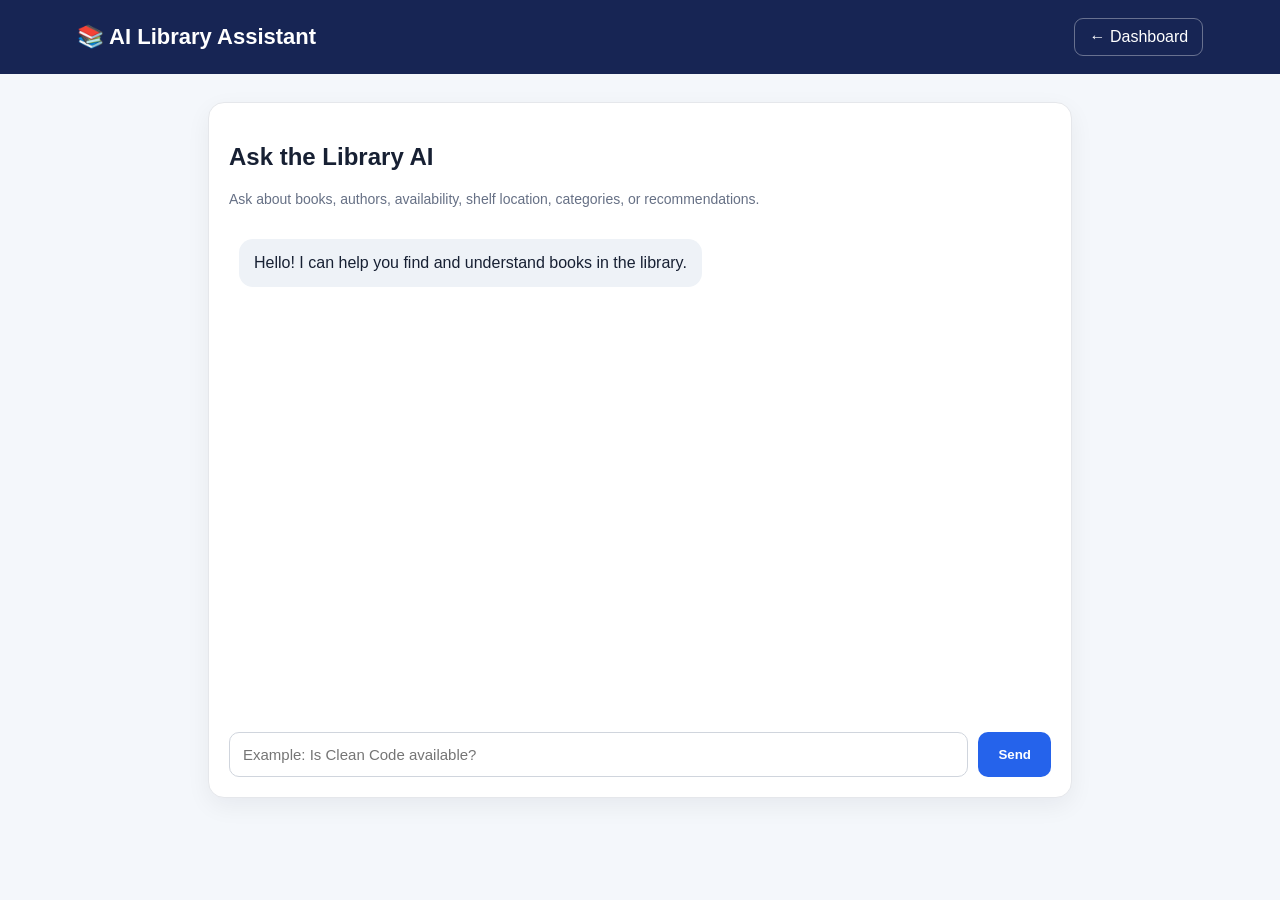
<file: templates/ai_assistant.html>
<!DOCTYPE html>
<html lang="en">
<head>
<meta charset="UTF-8">
<meta name="viewport" content="width=device-width, initial-scale=1.0">
<title>AI Library Assistant</title>
<style>
*{box-sizing:border-box}body{margin:0;font-family:Arial,sans-serif;background:#f4f7fb;color:#172033}.top{background:#172554;color:white;padding:18px 6%;display:flex;justify-content:space-between;align-items:center}.top h1{margin:0;font-size:22px}.top a{color:white;text-decoration:none;border:1px solid rgba(255,255,255,.35);padding:9px 14px;border-radius:9px}.wrap{max-width:900px;margin:28px auto;padding:0 18px}.card{background:white;border:1px solid #e5e7eb;border-radius:16px;padding:20px;box-shadow:0 8px 25px rgba(16,24,40,.06)}#chat{height:500px;overflow-y:auto;padding:10px}.row{margin:12px 0}.user{text-align:right}.msg{display:inline-block;max-width:80%;padding:12px 15px;border-radius:14px;white-space:pre-wrap;line-height:1.5}.user .msg{background:#2563eb;color:white}.bot .msg{background:#eef2f7;color:#172033}.input{display:flex;gap:10px;margin-top:15px}.input input{flex:1;padding:13px;border:1px solid #d0d5dd;border-radius:10px;font-size:15px}.input button{padding:13px 20px;background:#2563eb;color:white;border:0;border-radius:10px;font-weight:600;cursor:pointer}.hint{color:#667085;font-size:14px;margin:0 0 10px}
</style>
</head>
<body>
<header class="top"><h1>📚 AI Library Assistant</h1><a href="/student-dashboard">← Dashboard</a></header>
<main class="wrap"><div class="card"><h2>Ask the Library AI</h2><p class="hint">Ask about books, authors, availability, shelf location, categories, or recommendations.</p><div id="chat"><div class="row bot"><span class="msg">Hello! I can help you find and understand books in the library.</span></div></div><div class="input"><input id="message" placeholder="Example: Is Clean Code available?" onkeydown="if(event.key==='Enter')sendMessage()"><button onclick="sendMessage()">Send</button></div></div></main>
<script>
async function sendMessage(){
 const input=document.getElementById('message'); const text=input.value.trim(); if(!text)return;
 addMessage(text,'user'); input.value='';
 addMessage('Thinking...','bot'); const thinking=document.getElementById('chat').lastElementChild;
 try{
  const r=await fetch('/api/chat',{method:'POST',headers:{'Content-Type':'application/json'},body:JSON.stringify({message:text})});
    const d=await r.json();
    if(!r.ok) throw new Error(d.error||d.reply||'Unable to get a response.');
    thinking.querySelector('.msg').textContent=d.reply||'Unable to get a response.';
 }catch(e){thinking.querySelector('.msg').textContent='Unable to connect to the library assistant.';}
}
function addMessage(text,type){const box=document.getElementById('chat');const row=document.createElement('div');row.className='row '+type;const msg=document.createElement('span');msg.className='msg';msg.textContent=text;row.appendChild(msg);box.appendChild(row);box.scrollTop=box.scrollHeight;}
</script>
</body>
</html>
</file>
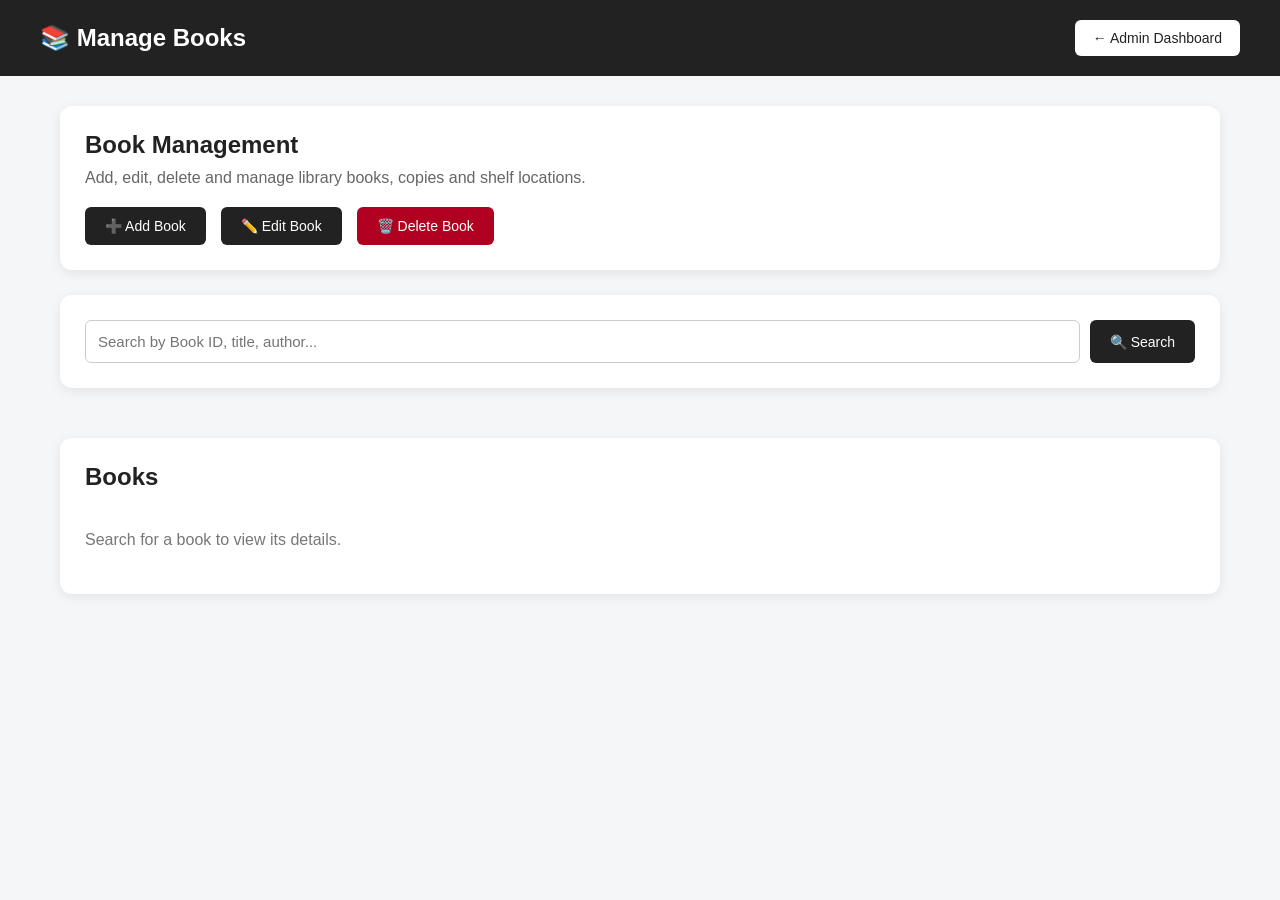
<file: templates/manage_books.html>
<!DOCTYPE html>
<html lang="en">
<head>
    <meta charset="UTF-8">
    <meta name="viewport" content="width=device-width, initial-scale=1.0">

    <title>Manage Books - AI Library Assistant</title>

    <style>
        * {
            box-sizing: border-box;
            margin: 0;
            padding: 0;
        }

        body {
            font-family: Arial, sans-serif;
            background: #f4f6f8;
            color: #222;
        }

        .header {
            background: #222;
            color: white;
            padding: 20px 40px;
            display: flex;
            justify-content: space-between;
            align-items: center;
        }

        .header h1 {
            font-size: 24px;
        }

        .back-btn {
            background: white;
            color: #222;
            text-decoration: none;
            padding: 10px 18px;
            border-radius: 6px;
            font-size: 14px;
        }

        .container {
            max-width: 1200px;
            margin: 30px auto;
            padding: 0 20px;
        }

        .top-section,
        .search-box,
        .books-area,
        .form-section {
            background: white;
            padding: 25px;
            border-radius: 12px;
            margin-bottom: 25px;
            box-shadow: 0 3px 12px rgba(0, 0, 0, 0.08);
        }

        .top-section h2 {
            margin-bottom: 10px;
        }

        .top-section p {
            color: #666;
        }

        .actions {
            margin-top: 20px;
            display: flex;
            gap: 15px;
            flex-wrap: wrap;
        }

        button {
            border: none;
            background: #222;
            color: white;
            padding: 11px 20px;
            border-radius: 6px;
            cursor: pointer;
            font-size: 14px;
        }

        button:hover {
            background: #444;
        }

        .cancel-btn {
            background: #777;
        }

        .cancel-btn:hover {
            background: #555;
        }

        .delete-btn {
            background: #b00020;
        }

        .delete-btn:hover {
            background: #8b0018;
        }

        .search-box {
            display: flex;
            gap: 10px;
        }

        .search-box input {
            flex: 1;
            padding: 12px;
            border: 1px solid #ccc;
            border-radius: 6px;
            font-size: 15px;
        }

        .books-area h2 {
            margin-bottom: 20px;
        }

        .empty-message {
            color: #777;
            padding: 20px 0;
        }

        /* Forms */

        .form-section {
            display: none;
        }

        .form-section h2 {
            margin-bottom: 20px;
        }

        .form-grid {
            display: grid;
            grid-template-columns: repeat(2, 1fr);
            gap: 15px;
        }

        .form-grid input,
        .form-grid textarea,
        .form-grid select {
            width: 100%;
            padding: 12px;
            border: 1px solid #ccc;
            border-radius: 6px;
            font-size: 14px;
        }

        .form-grid textarea {
            min-height: 100px;
            resize: vertical;
        }

        .full-width {
            grid-column: 1 / -1;
        }

        .form-buttons {
            margin-top: 20px;
            display: flex;
            gap: 10px;
        }

        /* Books */

        #booksContainer {
            display: grid;
            grid-template-columns: repeat(auto-fit, minmax(300px, 1fr));
            gap: 20px;
            margin-bottom: 25px;
        }

        .book-card {
            background: white;
            border-radius: 12px;
            padding: 20px;
            box-shadow: 0 3px 12px rgba(0, 0, 0, 0.08);
            border: 1px solid #eee;
        }

        .book-card h3 {
            margin-bottom: 15px;
            font-size: 20px;
        }

        .book-card p {
            margin: 8px 0;
            color: #555;
            line-height: 1.4;
        }

        .book-actions {
            margin-top: 18px;
            display: flex;
            gap: 10px;
        }

        .no-results {
            background: white;
            padding: 25px;
            border-radius: 10px;
            color: #777;
            margin-bottom: 25px;
        }

        .success-message {
            display: none;
            padding: 12px;
            margin-bottom: 15px;
            border-radius: 6px;
            background: #e8f5e9;
            color: #2e7d32;
        }

        .error-message {
            display: none;
            padding: 12px;
            margin-bottom: 15px;
            border-radius: 6px;
            background: #ffebee;
            color: #c62828;
        }

        @media (max-width: 700px) {

            .header {
                padding: 18px;
                flex-direction: column;
                gap: 15px;
            }

            .container {
                padding: 0 12px;
            }

            .form-grid {
                grid-template-columns: 1fr;
            }

            .full-width {
                grid-column: auto;
            }

            .search-box {
                flex-direction: column;
            }

            #booksContainer {
                grid-template-columns: 1fr;
            }
        }
    </style>
</head>

<body>

<!-- HEADER -->

<div class="header">

    <h1>📚 Manage Books</h1>

    <a href="/admin-dashboard" class="back-btn">
        ← Admin Dashboard
    </a>

</div>


<div class="container">

    <!-- BOOK MANAGEMENT -->

    <div class="top-section">

        <h2>Book Management</h2>

        <p>
            Add, edit, delete and manage library books, copies and shelf locations.
        </p>

        <div class="actions">

            <button onclick="showAddBookForm()">
                ➕ Add Book
            </button>

            <button onclick="editBookFromSearch()">
                ✏️ Edit Book
            </button>

            <button onclick="deleteBookFromSearch()" class="delete-btn">
                🗑️ Delete Book
            </button>

        </div>

    </div>


    <!-- ADD BOOK FORM -->

    <div id="addBookForm" class="form-section">

        <h2>➕ Add New Book</h2>

        <div id="addSuccess" class="success-message">
            Book added successfully.
        </div>

        <div id="addError" class="error-message">
            Error adding book.
        </div>

        <form onsubmit="addBook(event)">

            <div class="form-grid">

                <input
                    id="bookId"
                    placeholder="Book ID"
                    required
                >

                <input
                    id="title"
                    placeholder="Title"
                    required
                >

                <input
                    id="author"
                    placeholder="Author"
                    required
                >

                <input
                    id="mainCategory"
                    placeholder="Main Category"
                    required
                >

                <input
                    id="subCategory"
                    placeholder="Sub Category"
                    required
                >

                <input
                    id="isbn"
                    placeholder="ISBN"
                    required
                >

                <input
                    id="publisher"
                    placeholder="Publisher"
                >

                <input
                    id="year"
                    type="number"
                    placeholder="Year"
                >

                <input
                    id="language"
                    placeholder="Language"
                >

                <input
                    id="edition"
                    placeholder="Edition"
                >

                <input
                    id="totalCopies"
                    type="number"
                    placeholder="Total Copies"
                    min="1"
                    required
                >

                <input
                    id="availableCopies"
                    type="number"
                    placeholder="Available Copies"
                    min="0"
                    required
                >

                <input
                    id="shelfLocation"
                    placeholder="Shelf Location"
                >

                <input
                    id="rating"
                    type="number"
                    placeholder="Rating (0-5)"
                    min="0"
                    max="5"
                    step="0.1"
                >

                <input
                    id="difficultyLevel"
                    placeholder="Difficulty Level"
                >

                <input
                    id="coverImage"
                    placeholder="Cover Image URL"
                >

                <input
                    id="timesBorrowed"
                    type="number"
                    placeholder="Times Borrowed"
                    min="0"
                >

                <textarea
                    id="description"
                    class="full-width"
                    placeholder="Description"
                ></textarea>

                <input
                    id="keywords"
                    class="full-width"
                    placeholder="Keywords (comma separated)"
                >

            </div>


            <div class="form-buttons">

                <button type="submit">
                    💾 Save Book
                </button>

                <button
                    type="button"
                    class="cancel-btn"
                    onclick="hideAddBookForm()"
                >
                    Cancel
                </button>

            </div>

        </form>

    </div>


    <!-- EDIT BOOK FORM -->

    <div id="editBookForm" class="form-section">

        <h2>✏️ Edit Book</h2>

        <p style="color:#666; margin-bottom:20px;">
            Update the information of the selected book.
        </p>

        <div id="editSuccess" class="success-message">
            Book updated successfully.
        </div>

        <div id="editError" class="error-message">
            Error updating book.
        </div>

        <form onsubmit="updateBook(event)">

            <div class="form-grid">

                <!-- Book ID -->

                <input
                    id="editBookId"
                    placeholder="Book ID"
                    readonly
                >

                <!-- Title -->

                <input
                    id="editTitle"
                    placeholder="Title"
                    required
                >

                <!-- Author -->

                <input
                    id="editAuthor"
                    placeholder="Author"
                    required
                >

                <!-- Categories -->

                <input
                    id="editMainCategory"
                    placeholder="Main Category"
                    required
                >

                <input
                    id="editSubCategory"
                    placeholder="Sub Category"
                    required
                >

                <!-- ISBN -->

                <input
                    id="editIsbn"
                    placeholder="ISBN"
                    required
                >

                <!-- Publisher -->

                <input
                    id="editPublisher"
                    placeholder="Publisher"
                >

                <!-- Year -->

                <input
                    id="editYear"
                    type="number"
                    placeholder="Year"
                >

                <!-- Language -->

                <input
                    id="editLanguage"
                    placeholder="Language"
                >

                <!-- Edition -->

                <input
                    id="editEdition"
                    placeholder="Edition"
                >

                <!-- Copies -->

                <input
                    id="editTotalCopies"
                    type="number"
                    placeholder="Total Copies"
                    min="1"
                    required
                >

                <input
                    id="editAvailableCopies"
                    type="number"
                    placeholder="Available Copies"
                    min="0"
                    required
                >

                <!-- Shelf -->

                <input
                    id="editShelfLocation"
                    placeholder="Shelf Location"
                >

                <!-- Rating -->

                <input
                    id="editRating"
                    type="number"
                    placeholder="Rating (0-5)"
                    min="0"
                    max="5"
                    step="0.1"
                >

                <!-- Difficulty -->

                <input
                    id="editDifficultyLevel"
                    placeholder="Difficulty Level"
                >

                <!-- Cover -->

                <input
                    id="editCoverImage"
                    placeholder="Cover Image URL"
                >

                <!-- Times borrowed -->

                <input
                    id="editTimesBorrowed"
                    type="number"
                    placeholder="Times Borrowed"
                    min="0"
                >

                <!-- Description -->

                <textarea
                    id="editDescription"
                    class="full-width"
                    placeholder="Description"
                ></textarea>

                <!-- Keywords -->

                <input
                    id="editKeywords"
                    class="full-width"
                    placeholder="Keywords (comma separated)"
                >

            </div>


            <div class="form-buttons">

                <button type="submit">
                    💾 Update Book
                </button>

                <button
                    type="button"
                    class="cancel-btn"
                    onclick="hideEditBookForm()"
                >
                    Cancel
                </button>

            </div>

        </form>

    </div>


    <!-- SEARCH -->

    <div class="search-box">

        <input
            type="text"
            id="bookSearch"
            placeholder="Search by Book ID, title, author..."
            onkeypress="handleSearchEnter(event)"
        >

        <button onclick="searchBooks()">
            🔍 Search
        </button>

    </div>


    <!-- BOOK RESULTS -->

    <div id="booksContainer"></div>


    <div class="books-area">

        <h2>Books</h2>

        <div id="booksList">

            <p class="empty-message">
                Search for a book to view its details.
            </p>

        </div>

    </div>

</div>


<script>

/* =========================================================
   SEARCH BOOKS
========================================================= */

async function searchBooks() {

    const query =
        document.getElementById("bookSearch").value.trim();

    try {

        const response =
            await fetch("/api/admin/books");

        if (!response.ok) {

            alert("Unable to load books.");

            return;
        }

        const books =
            await response.json();

        let filteredBooks = books;

        if (query) {

            const q =
                query.toLowerCase();

            filteredBooks =
                books.filter(book =>

                    String(book.book_id || "")
                        .toLowerCase()
                        .includes(q)

                    ||

                    String(book.title || "")
                        .toLowerCase()
                        .includes(q)

                    ||

                    String(book.author || "")
                        .toLowerCase()
                        .includes(q)

                    ||

                    String(book.main_category || "")
                        .toLowerCase()
                        .includes(q)

                    ||

                    String(book.sub_category || "")
                        .toLowerCase()
                        .includes(q)

                    ||

                    String(book.isbn || "")
                        .toLowerCase()
                        .includes(q)

                    ||

                    String(book.shelf_location || "")
                        .toLowerCase()
                        .includes(q)

                );
        }

        displayBooks(filteredBooks);

    }

    catch (error) {

        console.error(error);

        alert("Error loading books.");

    }

}


/* =========================================================
   DISPLAY BOOKS
========================================================= */

function displayBooks(books) {

    const container =
        document.getElementById("booksContainer");

    if (!books || books.length === 0) {

        container.innerHTML = `
            <div class="no-results">
                ❌ No books found.
            </div>
        `;

        return;
    }


    container.innerHTML = books.map(book => `

        <div class="book-card">

            <h3>
                ${escapeHtml(book.title)}
            </h3>

            <p>
                <strong>Book ID:</strong>
                ${escapeHtml(book.book_id)}
            </p>

            <p>
                <strong>Author:</strong>
                ${escapeHtml(book.author)}
            </p>

            <p>
                <strong>Category:</strong>
                ${escapeHtml(book.main_category)}
                →
                ${escapeHtml(book.sub_category)}
            </p>

            <p>
                <strong>ISBN:</strong>
                ${escapeHtml(book.isbn)}
            </p>

            <p>
                <strong>Publisher:</strong>
                ${escapeHtml(book.publisher)}
            </p>

            <p>
                <strong>Year:</strong>
                ${escapeHtml(book.year)}
            </p>

            <p>
                <strong>Language:</strong>
                ${escapeHtml(book.language)}
            </p>

            <p>
                <strong>Edition:</strong>
                ${escapeHtml(book.edition)}
            </p>

            <p>
                <strong>Copies:</strong>
                ${book.available_copies}
                /
                ${book.total_copies}
            </p>

            <p>
                <strong>Shelf:</strong>
                ${escapeHtml(book.shelf_location)}
            </p>

            <p>
                <strong>Rating:</strong>
                ⭐ ${book.rating}
            </p>

            <p>
                <strong>Difficulty:</strong>
                ${escapeHtml(book.difficulty_level)}
            </p>

            <p>
                <strong>Times Borrowed:</strong>
                ${book.times_borrowed || 0}
            </p>

            <p>
                <strong>Description:</strong>
                ${escapeHtml(book.description)}
            </p>

            <p>
                <strong>Keywords:</strong>
                ${Array.isArray(book.keywords)
                    ? escapeHtml(book.keywords.join(", "))
                    : escapeHtml(book.keywords || "")
                }
            </p>

            <div class="book-actions">

                <button
                    onclick="editBook('${escapeJs(book.book_id)}')"
                >
                    ✏️ Edit
                </button>

                <button
                    class="delete-btn"
                    onclick="deleteBook('${escapeJs(book.book_id)}')"
                >
                    🗑️ Delete
                </button>

            </div>

        </div>

    `).join("");

}


/* =========================================================
   EDIT BOOK
========================================================= */

async function editBook(bookId) {

    try {

        const response =
            await fetch("/api/admin/books");

        if (!response.ok) {

            alert("Unable to load books.");

            return;
        }

        const books =
            await response.json();

        const book =
            books.find(
                b =>
                    String(b.book_id).toUpperCase()
                    === String(bookId).toUpperCase()
            );

        if (!book) {

            alert("Book not found.");

            return;
        }


        /* Fill edit form */

        document.getElementById("editBookId").value =
            book.book_id || "";

        document.getElementById("editTitle").value =
            book.title || "";

        document.getElementById("editAuthor").value =
            book.author || "";

        document.getElementById("editMainCategory").value =
            book.main_category || "";

        document.getElementById("editSubCategory").value =
            book.sub_category || "";

        document.getElementById("editIsbn").value =
            book.isbn || "";

        document.getElementById("editPublisher").value =
            book.publisher || "";

        document.getElementById("editYear").value =
            book.year || "";

        document.getElementById("editLanguage").value =
            book.language || "";

        document.getElementById("editEdition").value =
            book.edition || "";

        document.getElementById("editTotalCopies").value =
            book.total_copies || 0;

        document.getElementById("editAvailableCopies").value =
            book.available_copies || 0;

        document.getElementById("editShelfLocation").value =
            book.shelf_location || "";

        document.getElementById("editRating").value =
            book.rating || 0;

        document.getElementById("editDifficultyLevel").value =
            book.difficulty_level || "";

        document.getElementById("editCoverImage").value =
            book.cover_image || "";

        document.getElementById("editTimesBorrowed").value =
            book.times_borrowed || 0;

        document.getElementById("editDescription").value =
            book.description || "";

        document.getElementById("editKeywords").value =
            Array.isArray(book.keywords)
                ? book.keywords.join(", ")
                : (book.keywords || "");


        /* Hide add form */

        hideAddBookForm();


        /* Show edit form */

        document.getElementById("editBookForm").style.display =
            "block";


        /* Scroll to edit form */

        document.getElementById("editBookForm")
            .scrollIntoView({
                behavior: "smooth"
            });

    }

    catch (error) {

        console.error(error);

        alert("Error loading book.");

    }

}


/* =========================================================
   EDIT FROM SEARCH BOX
========================================================= */

function editBookFromSearch() {

    const bookId =
        document.getElementById("bookSearch")
            .value
            .trim();

    if (!bookId) {

        alert(
            "Please enter a Book ID in the search box.\n\nExample: B005"
        );

        return;
    }

    editBook(bookId);

}


/* =========================================================
   UPDATE BOOK
========================================================= */

async function updateBook(event) {

    event.preventDefault();


    const bookId =
        document.getElementById("editBookId").value;


    const totalCopies =
        Number(
            document.getElementById("editTotalCopies").value
        );


    const availableCopies =
        Number(
            document.getElementById("editAvailableCopies").value
        );


    if (availableCopies > totalCopies) {

        alert(
            "Available copies cannot be greater than total copies."
        );

        return;
    }


    const book = {

        title:
            document.getElementById("editTitle").value,

        author:
            document.getElementById("editAuthor").value,

        main_category:
            document.getElementById("editMainCategory").value,

        sub_category:
            document.getElementById("editSubCategory").value,

        isbn:
            document.getElementById("editIsbn").value,

        publisher:
            document.getElementById("editPublisher").value,

        year:
            document.getElementById("editYear").value,

        language:
            document.getElementById("editLanguage").value,

        edition:
            document.getElementById("editEdition").value,

        total_copies:
            totalCopies,

        available_copies:
            availableCopies,

        shelf_location:
            document.getElementById("editShelfLocation").value,

        rating:
            Number(
                document.getElementById("editRating").value
            ),

        difficulty_level:
            document.getElementById("editDifficultyLevel").value,

        cover_image:
            document.getElementById("editCoverImage").value,

        times_borrowed:
            Number(
                document.getElementById("editTimesBorrowed").value
            ),

        description:
            document.getElementById("editDescription").value,

        keywords:
            document.getElementById("editKeywords").value

    };


    try {

        const response =
            await fetch(
                "/api/admin/books/update/" +
                encodeURIComponent(bookId),
                {
                    method: "PUT",

                    headers: {
                        "Content-Type": "application/json"
                    },

                    body:
                        JSON.stringify(book)
                }
            );


        const result =
            await response.json();


        if (!response.ok) {

            document.getElementById("editError").textContent =
                result.error ||
                "Unable to update book.";

            document.getElementById("editError").style.display =
                "block";

            return;
        }


        document.getElementById("editError").style.display =
            "none";


        document.getElementById("editSuccess").textContent =
            "✅ Book updated successfully!";


        document.getElementById("editSuccess").style.display =
            "block";


        /* Refresh book list */

        searchBooks();


        /* Hide form after short delay */

        setTimeout(() => {

            hideEditBookForm();

        }, 1000);

    }

    catch (error) {

        console.error(error);

        document.getElementById("editError").textContent =
            "Error updating book.";

        document.getElementById("editError").style.display =
            "block";

    }

}


/* =========================================================
   DELETE BOOK
========================================================= */

function deleteBook(bookId) {

    const confirmDelete =
        confirm(
            "Are you sure you want to delete book " +
            bookId +
            "?"
        );

    if (!confirmDelete) {

        return;
    }


    alert(
        "Delete API is not connected yet.\n\n" +
        "Selected Book: " +
        bookId
    );

}


/* =========================================================
   DELETE FROM SEARCH BOX
========================================================= */

function deleteBookFromSearch() {

    const bookId =
        document.getElementById("bookSearch")
            .value
            .trim();

    if (!bookId) {

        alert(
            "Please enter a Book ID in the search box.\n\nExample: B005"
        );

        return;
    }

    deleteBook(bookId);

}


/* =========================================================
   ADD BOOK
========================================================= */

async function addBook(event) {

    event.preventDefault();


    const totalCopies =
        Number(
            document.getElementById("totalCopies").value
        );


    const availableCopies =
        Number(
            document.getElementById("availableCopies").value
        );


    if (availableCopies > totalCopies) {

        alert(
            "Available copies cannot be greater than total copies."
        );

        return;
    }


    const book = {

        book_id:
            document.getElementById("bookId").value,

        title:
            document.getElementById("title").value,

        author:
            document.getElementById("author").value,

        main_category:
            document.getElementById("mainCategory").value,

        sub_category:
            document.getElementById("subCategory").value,

        isbn:
            document.getElementById("isbn").value,

        publisher:
            document.getElementById("publisher").value,

        year:
            document.getElementById("year").value,

        language:
            document.getElementById("language").value,

        edition:
            document.getElementById("edition").value,

        total_copies:
            totalCopies,

        available_copies:
            availableCopies,

        shelf_location:
            document.getElementById("shelfLocation").value,

        rating:
            Number(
                document.getElementById("rating").value || 0
            ),

        difficulty_level:
            document.getElementById("difficultyLevel").value,

        cover_image:
            document.getElementById("coverImage").value,

        times_borrowed:
            Number(
                document.getElementById("timesBorrowed").value || 0
            ),

        description:
            document.getElementById("description").value,

        keywords:
            document.getElementById("keywords").value

    };


    try {

        const response =
            await fetch(
                "/api/admin/books/add",
                {
                    method: "POST",

                    headers: {
                        "Content-Type": "application/json"
                    },

                    body:
                        JSON.stringify(book)
                }
            );


        const result =
            await response.json();


        if (!response.ok) {

            document.getElementById("addError").textContent =
                result.error ||
                "Unable to add book.";

            document.getElementById("addError").style.display =
                "block";

            return;
        }


        document.getElementById("addError").style.display =
            "none";


        document.getElementById("addSuccess").textContent =
            "✅ Book added successfully!";


        document.getElementById("addSuccess").style.display =
            "block";


        document.querySelector(
            "#addBookForm form"
        ).reset();


        searchBooks();


        setTimeout(() => {

            hideAddBookForm();

        }, 1000);

    }

    catch (error) {

        console.error(error);

        document.getElementById("addError").textContent =
            "Error adding book.";

        document.getElementById("addError").style.display =
            "block";

    }

}


/* =========================================================
   SHOW / HIDE ADD FORM
========================================================= */

function showAddBookForm() {

    hideEditBookForm();

    document.getElementById("addBookForm").style.display =
        "block";

    document.getElementById("addBookForm")
        .scrollIntoView({
            behavior: "smooth"
        });

}


function hideAddBookForm() {

    document.getElementById("addBookForm").style.display =
        "none";

}


/* =========================================================
   SHOW / HIDE EDIT FORM
========================================================= */

function hideEditBookForm() {

    document.getElementById("editBookForm").style.display =
        "none";

    document.getElementById("editSuccess").style.display =
        "none";

    document.getElementById("editError").style.display =
        "none";

}


/* =========================================================
   ENTER KEY SEARCH
========================================================= */

function handleSearchEnter(event) {

    if (event.key === "Enter") {

        searchBooks();

    }

}


/* =========================================================
   HTML SECURITY
========================================================= */

function escapeHtml(value) {

    if (value === null || value === undefined) {

        return "";

    }

    return String(value)
        .replace(/&/g, "&amp;")
        .replace(/</g, "&lt;")
        .replace(/>/g, "&gt;")
        .replace(/"/g, "&quot;")
        .replace(/'/g, "&#039;");

}


function escapeJs(value) {

    return String(value || "")
        .replace(/\\/g, "\\\\")
        .replace(/'/g, "\\'");

}

</script>

</body>
</html>
</file>
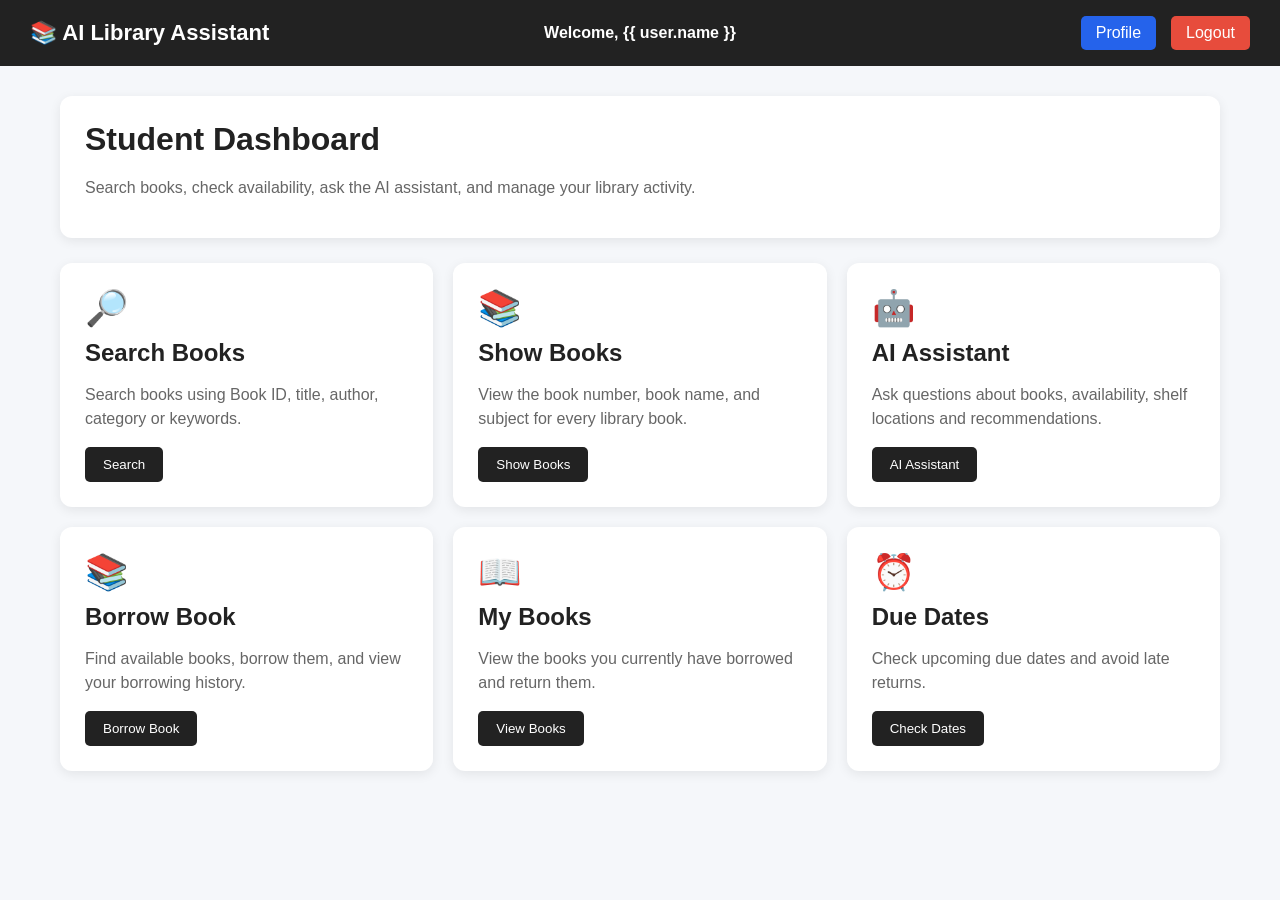
<file: templates/student_dashboard.html>
<!DOCTYPE html>
<html lang="en">
<head>
    <meta charset="UTF-8">
    <meta name="viewport" content="width=device-width, initial-scale=1.0">

    <title>Student Dashboard - AI Library Assistant</title>

    <style>
        * {
            box-sizing: border-box;
        }

        body {
            margin: 0;
            font-family: Arial, sans-serif;
            background: #f5f7fa;
            color: #222;
        }

        /* Navbar */

        .navbar {
            background: #222;
            color: white;
            padding: 16px 30px;
            display: flex;
            justify-content: space-between;
            align-items: center;
            position: relative;
        }

        .logo {
            font-size: 22px;
            font-weight: bold;
        }

        .user-area {
            display: flex;
            align-items: center;
            gap: 15px;
        }

        .welcome-user {
            position: absolute;
            left: 50%;
            transform: translateX(-50%);
            font-weight: 600;
            white-space: nowrap;
        }

        .profile-link {
            color: white;
            text-decoration: none;
            background: #2563eb;
            padding: 8px 15px;
            border-radius: 5px;
        }

        .logout {
            background: #e74c3c;
            color: white;
            text-decoration: none;
            padding: 8px 15px;
            border-radius: 5px;
        }

        /* Main */

        .container {
            max-width: 1200px;
            margin: 30px auto;
            padding: 0 20px;
        }

        .welcome {
            background: white;
            padding: 25px;
            border-radius: 12px;
            margin-bottom: 25px;
            box-shadow: 0 3px 12px rgba(0,0,0,0.08);
        }

        .welcome h1 {
            margin-top: 0;
        }

        .welcome p {
            color: #666;
        }

        /* Cards */

        .cards {
            display: grid;
            grid-template-columns: repeat(3, 1fr);
            gap: 20px;
        }

        .card {
            background: white;
            padding: 25px;
            border-radius: 12px;
            box-shadow: 0 3px 12px rgba(0,0,0,0.08);
            transition: 0.2s;
        }

        .card:hover {
            transform: translateY(-3px);
        }

        .card-icon {
            font-size: 35px;
            margin-bottom: 10px;
        }

        .card h2 {
            margin: 8px 0;
        }

        .card p {
            color: #666;
            line-height: 1.5;
        }

        .card button {
            border: none;
            background: #222;
            color: white;
            padding: 10px 18px;
            border-radius: 5px;
            cursor: pointer;
        }

        .borrow-card, .my-books-card {
            grid-column: 2;
        }

        .search-card { grid-column: 1; grid-row: 1; }
        .show-books-card { grid-column: 2; grid-row: 1; }
        .ai-card { grid-column: 3; grid-row: 1; }
        .borrow-card { grid-column: 1; grid-row: 2; }
        .my-books-card { grid-column: 2; grid-row: 2; }
        .due-dates-card { grid-column: 3; grid-row: 2; }

        /* Search */

        .dashboard-section {
            background: white;
            margin-top: 25px;
            padding: 25px;
            border-radius: 12px;
            box-shadow: 0 3px 12px rgba(0,0,0,0.08);
        }

        .dashboard-section h2 {
            margin-top: 0;
            margin-bottom: 18px;
        }

        .section-actions {
            display: flex;
            gap: 10px;
            flex-wrap: wrap;
            margin-bottom: 18px;
        }

        .section-actions button {
            border: none;
            background: #222;
            color: white;
            padding: 9px 16px;
            border-radius: 5px;
            cursor: pointer;
        }

        .borrowed-grid {
            display: grid;
            grid-template-columns: repeat(auto-fit, minmax(280px, 1fr));
            gap: 15px;
        }

        .borrowed-card {
            border: 1px solid #ddd;
            border-radius: 10px;
            padding: 18px;
            background: #fafafa;
        }

        .borrowed-card h3 {
            margin-top: 0;
            margin-bottom: 10px;
        }

        .status-badge {
            display: inline-block;
            padding: 4px 9px;
            border-radius: 20px;
            font-size: 13px;
            font-weight: bold;
        }

        .status-ok { background: #dff6e5; color: #18733a; }
        .status-warning { background: #fff3cd; color: #8a6500; }
        .status-danger { background: #fde2e2; color: #a12626; }

        .return-btn {
            margin-top: 10px;
            border: none;
            background: #e74c3c;
            color: white;
            padding: 9px 14px;
            border-radius: 5px;
            cursor: pointer;
        }

        .empty-state, .section-loading {
            padding: 20px;
            text-align: center;
            color: #666;
            border: 1px dashed #ccc;
            border-radius: 8px;
        }

        .search-section {
            background: white;
            margin-top: 25px;
            padding: 25px;
            border-radius: 12px;
            box-shadow: 0 3px 12px rgba(0,0,0,0.08);
        }

        .search-box {
            display: flex;
            gap: 10px;
        }

        .search-box input {
            flex: 1;
            padding: 13px;
            border: 1px solid #ccc;
            border-radius: 6px;
            font-size: 16px;
        }

        .search-box button {
            padding: 13px 22px;
            border: none;
            background: #222;
            color: white;
            border-radius: 6px;
            cursor: pointer;
        }

        /* Responsive */

        @media (max-width: 800px) {
            .cards {
                grid-template-columns: 1fr;
            }

            .borrow-card, .my-books-card,
            .search-card, .show-books-card, .ai-card,
            .due-dates-card {
                grid-column: auto;
                grid-row: auto;
            }

            .navbar {
                flex-direction: column;
                gap: 10px;
            }

            .welcome-user {
                position: static;
                transform: none;
                order: 2;
            }

            .user-area {
                order: 3;
            }

            .search-box {
                flex-direction: column;
            }
        }
    </style>
</head>

<body>

<!-- Navbar -->

<div class="navbar">

    <div class="logo">
        📚 AI Library Assistant
    </div>

    <span class="welcome-user">Welcome, {{ user.name }}</span>

    <div class="user-area">

        <a href="/student-profile" class="profile-link">
            Profile
        </a>

        <a href="/logout" class="logout">
            Logout
        </a>

    </div>

</div>


<!-- Main -->

<div class="container">

    <!-- Welcome -->

    <div class="welcome">

        <h1>
            Student Dashboard
        </h1>

        <p>
            Search books, check availability, ask the AI assistant,
            and manage your library activity.
        </p>

    </div>


    <!-- Dashboard Cards -->

    <div class="cards">

        <div class="card search-card">

            <div class="card-icon">🔎</div>

            <h2>Search Books</h2>

            <p>
                Search books using Book ID, title, author,
                category or keywords.
            </p>

            <button onclick="showSearchBooks()">
                Search
            </button>

        </div>


        <div class="card show-books-card">

            <div class="card-icon">📚</div>

            <h2>Show Books</h2>

            <p>
                View the book number, book name,
                and subject for every library book.
            </p>

            <button onclick="showAllBooks()">
                Show Books
            </button>

        </div>


        <div class="card ai-card">

            <div class="card-icon">🤖</div>

            <h2>AI Assistant</h2>

            <p>
                Ask questions about books, availability,
                shelf locations and recommendations.
            </p>

            <button onclick="window.location.href='/ai-assistant'">
                AI Assistant
            </button>

        </div>


        <div class="card my-books-card">

            <div class="card-icon">📖</div>

            <h2>My Books</h2>

            <p>
                View the books you currently have
                borrowed and return them.
            </p>

            <button onclick="showMyBooks()">
                View Books
            </button>

        </div>


        <div class="card borrow-card">

            <div class="card-icon">📚</div>

            <h2>Borrow Book</h2>

            <p>
                Find available books, borrow them,
                and view your borrowing history.
            </p>

            <button onclick="showBorrowBook()">
                Borrow Book
            </button>

        </div>


        <div class="card due-dates-card">

            <div class="card-icon">⏰</div>

            <h2>Due Dates</h2>

            <p>
                Check upcoming due dates and avoid
                late returns.
            </p>

            <button onclick="showDueDates()">
                Check Dates
            </button>

        </div>


    </div>


    <!-- Search Books -->

    <div class="dashboard-section" id="searchBooksSection" style="display:none;">

        <h2>🔎 Search Books</h2>

        <div class="section-actions">
            <button onclick="hideDashboardSection('searchBooksSection')">Close</button>
        </div>

        <p>
            Search by Book ID, title, author or keyword.
        </p>

        <div class="search-box">

            <input
                type="text"
                id="search"
                placeholder="Example: B005, Python, Eric Matthes..."
            >

            <button onclick="searchBooks()">
                Search
            </button>

        </div>

        <div id="results"></div>

    </div>

    <!-- Show Books -->

    <div class="dashboard-section" id="allBooksSection" style="display:none;">

        <h2>📚 All Books</h2>

        <div class="section-actions">
            <button onclick="hideDashboardSection('allBooksSection')">Close</button>
        </div>

        <div id="allBooksResults" class="section-loading">Loading books...</div>

    </div>

    <!-- Borrow Book -->

    <div class="dashboard-section" id="borrowBookSection" style="display:none;">

        <h2>📚 Borrow Book</h2>

        <div class="section-actions">
            <button onclick="hideDashboardSection('borrowBookSection')">Close</button>
        </div>

        <h3>🔎 Find & Borrow a Book</h3>
        <p>Search for a book and borrow it if copies are available.</p>

        <div class="search-box">
            <input
                type="text"
                id="borrowSearch"
                placeholder="Search title, author, category or Book ID..."
                onkeydown="if(event.key === 'Enter') searchBorrowBooks()"
            >
            <button onclick="searchBorrowBooks()">Search Books</button>
        </div>

        <div id="borrowResults"></div>

        <h3 style="margin-top:24px;">📖 My Borrowing History</h3>
        <div id="borrowings" class="section-loading">Loading your borrowing history...</div>

    </div>

    <!-- Due Dates -->

    <div class="dashboard-section" id="dueDatesSection" style="display:none;">

        <h2>⏰ Due Dates</h2>

        <div class="section-actions">
            <button onclick="hideDashboardSection('dueDatesSection')">Close</button>
        </div>

        <div id="dueDatesResults" class="section-loading">Loading your due dates...</div>

    </div>

    <!-- My Books -->

    <div class="dashboard-section" id="myBooksSection" style="display:none;">

        <h2>📖 My Books</h2>

        <div class="section-actions">
            <button onclick="hideDashboardSection('myBooksSection')">Close</button>
        </div>

        <div id="myBooksResults" class="section-loading">Loading your borrowed books...</div>

    </div>

</div>


<script>

function escapeHtml(value) {
    return String(value ?? "")
        .replace(/&/g, "&amp;")
        .replace(/</g, "&lt;")
        .replace(/>/g, "&gt;")
        .replace(/\"/g, "&quot;")
        .replace(/'/g, "&#039;");
}

function hideDashboardSection(id) {
    const section = document.getElementById(id);
    if (section) section.style.display = "none";
}

function showSearchBooks() {
    const section = document.getElementById("searchBooksSection");
    if (!section) return;
    section.style.display = "block";
    section.scrollIntoView({ behavior: "smooth", block: "start" });
    document.getElementById("search")?.focus();
}

async function showAllBooks() {
    const section = document.getElementById("allBooksSection");
    const target = document.getElementById("allBooksResults");
    if (!section || !target) return;
    section.style.display = "block";
    section.scrollIntoView({ behavior: "smooth", block: "start" });
    target.innerHTML = '<div class="section-loading">Loading books...</div>';
    try {
        const response = await fetch("/api/books");
        const books = await response.json();
        if (!response.ok) throw new Error(books.error || "Unable to load books.");
        if (!books.length) {
            target.innerHTML = '<div class="empty-state">No books found.</div>';
            return;
        }
        target.innerHTML = `
            <div style="overflow-x:auto;">
                <table style="width:100%;border-collapse:collapse;text-align:left;">
                    <thead>
                        <tr>
                            <th style="padding:12px;border-bottom:2px solid #ddd;">Book Number</th>
                            <th style="padding:12px;border-bottom:2px solid #ddd;">Book Name</th>
                            <th style="padding:12px;border-bottom:2px solid #ddd;">Subject</th>
                        </tr>
                    </thead>
                    <tbody>
                        ${books.map(book => `
                            <tr>
                                <td style="padding:12px;border-bottom:1px solid #eee;">${escapeHtml(book.book_id)}</td>
                                <td style="padding:12px;border-bottom:1px solid #eee;">${escapeHtml(book.title)}</td>
                                <td style="padding:12px;border-bottom:1px solid #eee;">${escapeHtml(book.main_category || "-")}</td>
                            </tr>
                        `).join("")}
                    </tbody>
                </table>
            </div>
        `;
    } catch (error) {
        target.innerHTML = `<div class="empty-state">❌ ${escapeHtml(error.message)}</div>`;
    }
}

function showBorrowBook() {
    const section = document.getElementById("borrowBookSection");
    if (!section) return;
    section.style.display = "block";
    section.scrollIntoView({ behavior: "smooth", block: "start" });
    loadBorrowings();
    document.getElementById("borrowSearch")?.focus();
}

function showDueDates() {
    const section = document.getElementById("dueDatesSection");
    if (!section) return;
    section.style.display = "block";
    section.scrollIntoView({ behavior: "smooth", block: "start" });
    loadDueDates();
}

function showMyBooks() {
    const section = document.getElementById("myBooksSection");
    if (!section) return;
    section.style.display = "block";
    section.scrollIntoView({ behavior: "smooth", block: "start" });
    loadMyBooks();
}

async function getStudentBorrowings() {
    const response = await fetch("/api/student/borrowings");
    if (!response.ok) {
        let message = "Unable to load borrowing information.";
        try {
            const data = await response.json();
            message = data.error || message;
        } catch (_) {}
        throw new Error(message);
    }
    return await response.json();
}

function formatDate(value) {
    if (!value) return "-";
    const date = new Date(value.includes("T") ? value : value.replace(" ", "T"));
    if (Number.isNaN(date.getTime())) return value;
    return date.toLocaleDateString("en-IN", {
        day: "2-digit", month: "short", year: "numeric"
    });
}

function daysUntil(value) {
    if (!value) return NaN;
    const due = new Date(value.includes("T") ? value : value.replace(" ", "T") + "T23:59:59");
    if (Number.isNaN(due.getTime())) return NaN;
    const now = new Date();
    return Math.ceil((due - now) / 86400000);
}

function dueStatus(days) {
    if (Number.isNaN(days)) return { text: "Due date unavailable", cls: "status-warning" };
    if (days < 0) return { text: `Overdue by ${Math.abs(days)} day${Math.abs(days) === 1 ? "" : "s"}`, cls: "status-danger" };
    if (days === 0) return { text: "Due today", cls: "status-danger" };
    if (days <= 3) return { text: `${days} day${days === 1 ? "" : "s"} left`, cls: "status-warning" };
    return { text: `${days} days left`, cls: "status-ok" };
}

function activeBorrowings(rows) {
    return (rows || []).filter(row => row.status === "borrowed");
}

function bookBorrowingCard(row, includeReturn = true) {
    const isBorrowed = row.status === "borrowed";
    const status = isBorrowed
        ? dueStatus(daysUntil(row.due_date))
        : { text: "Returned", cls: "status-ok" };
    return `
        <div class="borrowed-card">
            <h3>${escapeHtml(row.title)}</h3>
            <p><strong>Book ID:</strong> ${escapeHtml(row.book_id)}</p>
            <p><strong>Author:</strong> ${escapeHtml(row.author || "-")}</p>
            <p><strong>Borrowed:</strong> ${escapeHtml(formatDate(row.borrowed_at))}</p>
            <p><strong>Due Date:</strong> ${escapeHtml(formatDate(row.due_date))}</p>
            <p><strong>Shelf:</strong> ${escapeHtml(row.shelf_location || "-")}</p>
            <p><strong>Status:</strong> <span class="status-badge ${status.cls}">${status.text}</span></p>
            ${includeReturn && isBorrowed ? `<button class="return-btn" onclick="returnBook(${Number(row.id)})">Return Book</button>` : ""}
        </div>
    `;
}

async function loadBorrowings() {
    const target = document.getElementById("borrowings");
    if (!target) return;
    target.innerHTML = '<div class="section-loading">Loading your borrowing history...</div>';
    try {
        const rows = await getStudentBorrowings();
        if (!rows.length) {
            target.innerHTML = '<div class="empty-state">No borrowing records yet.</div>';
            return;
        }
        target.innerHTML = `<div class="borrowed-grid">${rows.map(row => bookBorrowingCard(row)).join("")}</div>`;
    } catch (error) {
        console.error("Borrowing history error:", error);
        target.innerHTML = `<div class="empty-state">❌ ${escapeHtml(error.message)}</div>`;
    }
}

async function loadDueDates() {
    const target = document.getElementById("dueDatesResults");
    if (!target) return;
    target.innerHTML = '<div class="section-loading">Loading your due dates...</div>';
    try {
        const rows = activeBorrowings(await getStudentBorrowings());
        rows.sort((a, b) => String(a.due_date).localeCompare(String(b.due_date)));
        if (!rows.length) {
            target.innerHTML = '<div class="empty-state">You have no upcoming due dates.</div>';
            return;
        }
        target.innerHTML = `<div class="borrowed-grid">${rows.map(row => bookBorrowingCard(row, false)).join("")}</div>`;
    } catch (error) {
        target.innerHTML = `<div class="empty-state">❌ ${escapeHtml(error.message)}</div>`;
    }
}

async function loadMyBooks() {
    const target = document.getElementById("myBooksResults");
    if (!target) return;
    target.innerHTML = '<div class="section-loading">Loading your borrowed books...</div>';
    try {
        const rows = activeBorrowings(await getStudentBorrowings());
        rows.sort((a, b) => String(a.due_date).localeCompare(String(b.due_date)));
        if (!rows.length) {
            target.innerHTML = '<div class="empty-state">You have no currently borrowed books.</div>';
            return;
        }
        target.innerHTML = `<div class="borrowed-grid">${rows.map(row => bookBorrowingCard(row)).join("")}</div>`;
    } catch (error) {
        target.innerHTML = `<div class="empty-state">❌ ${escapeHtml(error.message)}</div>`;
    }
}

async function returnBook(borrowingId) {
    if (!confirm("Are you sure you want to return this book?")) return;

    try {
        const response = await fetch(`/api/student/return/${Number(borrowingId)}`, {
            method: "POST",
            headers: { "Content-Type": "application/json" }
        });
        const data = await response.json();
        if (!response.ok) throw new Error(data.error || "Unable to return the book.");

        alert(data.message || "Book returned successfully.");
        await loadBorrowings();
        await loadMyBooks();
    } catch (error) {
        console.error("Return error:", error);
        alert(error.message);
    }
}

async function searchBorrowBooks() {
    const query = document.getElementById("borrowSearch").value.trim();
    const results = document.getElementById("borrowResults");
    if (!query) {
        results.innerHTML = '<p class="muted">Enter a search term.</p>';
        return;
    }
    results.innerHTML = '<p class="muted">Searching...</p>';
    try {
        const response = await fetch("/api/search?q=" + encodeURIComponent(query));
        const books = await response.json();
        if (!response.ok) throw new Error(books.error || "Unable to search books.");
        if (!books.length) {
            results.innerHTML = '<p class="muted">No matching books found.</p>';
            return;
        }
        results.innerHTML = books.map(book => `
            <div class="borrowed-card" style="margin-top:12px;">
                <h3>${escapeHtml(book.title)}</h3>
                <p><strong>Book ID:</strong> ${escapeHtml(book.book_id)}</p>
                <p><strong>Author:</strong> ${escapeHtml(book.author)}</p>
                <p><strong>Shelf:</strong> ${escapeHtml(book.shelf_location || "-")}</p>
                <p><strong>Available:</strong> ${book.available_copies} / ${book.total_copies}</p>
                ${book.available_copies > 0
                    ? `<button class="return-btn" onclick="borrowBook('${escapeHtml(book.book_id)}')">Borrow Book</button>`
                    : '<p class="status-danger">Currently unavailable</p>'}
            </div>
        `).join("");
    } catch (error) {
        results.innerHTML = `<p class="empty-state">${escapeHtml(error.message)}</p>`;
    }
}

async function borrowBook(bookId) {
    try {
        const response = await fetch("/api/student/borrow", {
            method: "POST",
            headers: { "Content-Type": "application/json" },
            body: JSON.stringify({ book_id: bookId })
        });
        const data = await response.json();
        if (!response.ok) throw new Error(data.error || "Unable to borrow the book.");
        alert(`${data.message}\nDue date: ${data.due_date}`);
        await loadBorrowings();
        await searchBorrowBooks();
    } catch (error) {
        alert(error.message);
    }
}

async function searchBooks() {

    const query = document.getElementById("search").value.trim();
    const results = document.getElementById("results");

    if (!query) {
        results.innerHTML = "";
        return;
    }

    results.innerHTML = "<p>Searching...</p>";

    try {

        const response = await fetch(
            "/api/search?q=" + encodeURIComponent(query)
        );

        const books = await response.json();

        if (books.length === 0) {

            results.innerHTML =
                "<p>No books found.</p>";

            return;
        }

        results.innerHTML = books.map(book => `

            <div style="
                margin-top:15px;
                padding:15px;
                border:1px solid #ddd;
                border-radius:8px;
            ">

                <h3>
                    ${escapeHtml(book.title)}
                </h3>

                <p>
                    <strong>Book ID:</strong>
                    ${escapeHtml(book.book_id)}
                </p>

                <p>
                    <strong>Author:</strong>
                    ${escapeHtml(book.author)}
                </p>

                <p>
                    <strong>Available:</strong>
                    ${escapeHtml(String(book.available_copies))}
                </p>

                <p>
                    <strong>Shelf:</strong>
                    ${escapeHtml(book.shelf_location)}
                </p>

            </div>

        `).join("");

    } catch (error) {

        results.innerHTML =
            "<p>Unable to search books.</p>";

    }
}

</script>

</body>
</html>
</file>
